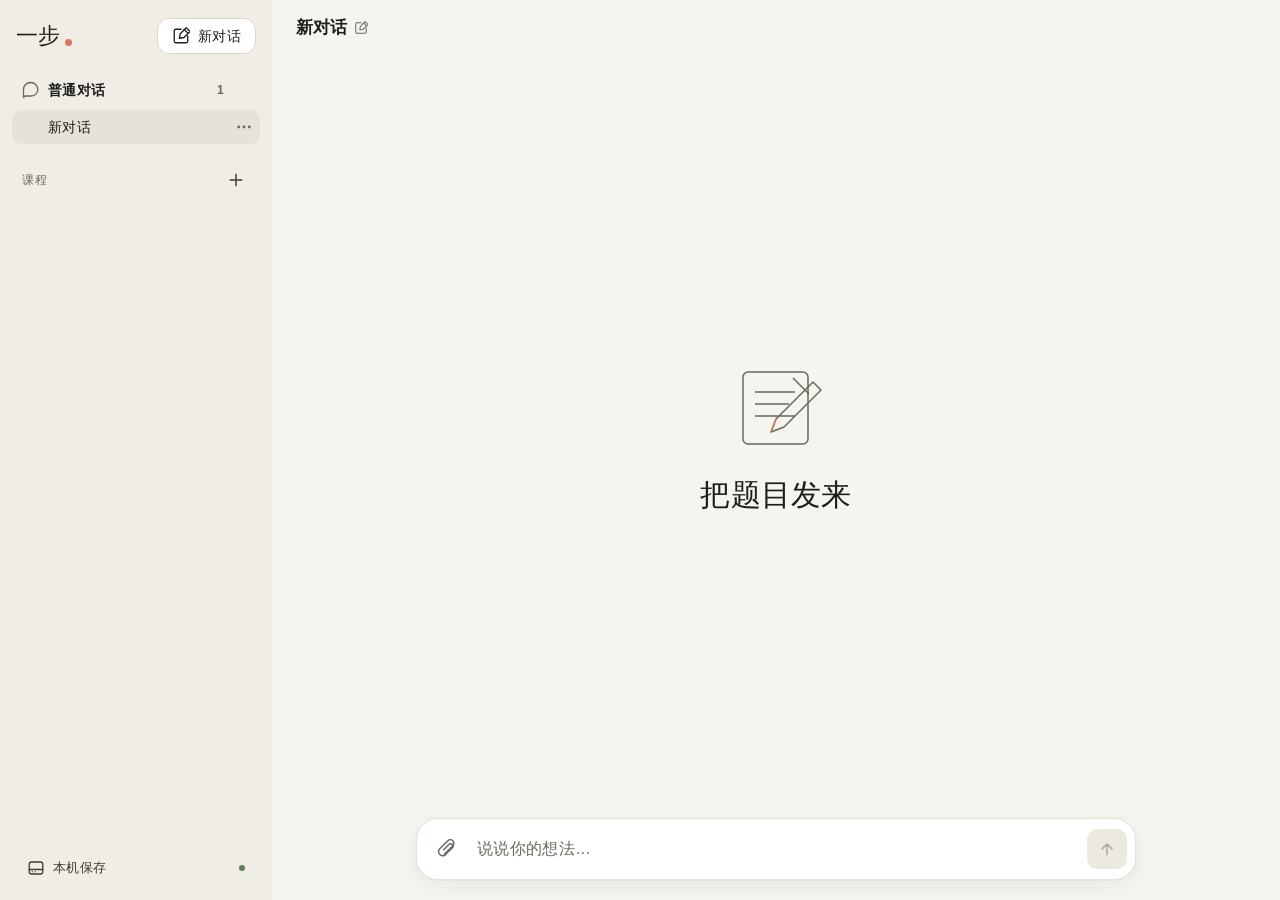
<file: prototype/index.html>
<!doctype html>
<html lang="zh-CN">
<head>
  <meta charset="utf-8"><meta name="viewport" content="width=device-width, initial-scale=1, viewport-fit=cover"><meta name="theme-color" content="#F6F4EF" media="(prefers-color-scheme: light)"><meta name="theme-color" content="#1A1917" media="(prefers-color-scheme: dark)">
  <title>一步 · 从作业开始</title>
  <link rel="icon" href="data:image/svg+xml,%3Csvg xmlns='http://www.w3.org/2000/svg' viewBox='0 0 64 64'%3E%3Crect width='64' height='64' rx='16' fill='%23F6F4EF'/%3E%3Cpath d='M16 34h32' stroke='%23D97757' stroke-width='7' stroke-linecap='round'/%3E%3Ccircle cx='48' cy='20' r='4.5' fill='%23D97757'/%3E%3C/svg%3E">
<link rel="stylesheet" href="vendor/katex/katex.min.css"><link rel="stylesheet" href="workspace.css"><script src="vendor/katex/katex.min.js" defer></script><script src="math-render.js" defer></script><script src="images.js" defer></script><script src="store.js" defer></script><script src="workspace.js" defer></script>
<link rel="stylesheet" href="reply-style.css"><link rel="stylesheet" href="claude-theme.css">
</head>
<body>
  <div class="yb-app">
    <aside class="yb-sidebar" id="sidebar" aria-label="课程与对话">
      <div class="yb-brandrow"><a class="yb-brand" href="#/">一步<span class="yb-brand-mark" aria-hidden="true"></span></a><button class="yb-btn yb-secondary" data-action="new" id="new-chat"></button></div>
      <nav class="yb-navigation" id="navigation"></nav><button class="yb-local yb-btn" data-action="account" id="account"></button>
    </aside>
    <button class="yb-scrim" id="nav-scrim" aria-label="收起课程列表" hidden></button>
    <main class="yb-main">
      <header class="yb-topbar"><button class="yb-btn yb-icon yb-mobile-menu" data-action="menu" aria-label="打开课程列表" aria-expanded="false" aria-controls="sidebar" id="mobile-menu"></button><button class="yb-top-title" id="top-title" type="button"></button><div id="question-jump"></div><nav class="yb-tabs" id="tabs" aria-label="课程内容"></nav></header>
      <div class="yb-stage" id="stage"></div>
    </main>
  </div>
  <div id="popover-root"></div><dialog class="yb-dialog" id="dialog" aria-labelledby="dialog-title"></dialog><div class="yb-toast" id="toast" role="status" hidden></div>
  <input id="file-input" type="file" accept="image/*,.pdf,.ppt,.pptx,.doc,.docx,.txt" multiple hidden>
</body>
</html>
</file>
<file: prototype/workspace.css>
/* 一步 · workspace.css（整份替换 web/workspace.css）
 * 方向：暖奶油纸 + 松绿墨 + 荧光笔黄。全站没有灰蓝；层次靠“纸/白卡/1px 暖线/少量暖棕阴影”，不靠脏灰叠色。
 * 只做浅色（color-scheme: light）。类名与旧版完全一致，workspace.js 的选择器不用改。
 */
:root{
 color-scheme:light;
 /* 表面 */
 --paper:#FFFCF6;--side:#F6F0E2;--surface:#FFFFFF;--sunk:#F3ECDC;--paper-card:#FBF5E6;
 /* 文字 */
 --ink:#221D14;--ink-2:#4A4132;--ink-3:#6F6450;--ink-4:#A79A82;
 /* 线 */
 --line:#E9DFC9;--line-strong:#D5C7A6;--line-hover:#C4B48C;--field:#9A8D72;
 /* 强调：松绿 */
 --accent:#1D6B55;--accent-hover:#175843;--accent-press:#134A39;--accent-soft:#DDEFE6;--accent-ink:#134A39;--on-accent:#FFFFFF;
 /* 荧光笔（重点） */
 --marker:#FFEFB0;--marker-line:#FFE58A;--marker-edge:#F2DA7E;--marker-ink:#2B2200;
 /* 状态 */
 --ok:#1D6B55;--warn:#8F5200;--warn-soft:#FFF0CF;--danger:#B3321F;--danger-hover:#9B2A19;--danger-soft:#FCE6E0;
 --scrim:rgba(34,29,20,.42);--scrim-image:rgba(22,18,10,.86);
 --hover:rgba(60,45,15,.06);--press:rgba(60,45,15,.10);--disabled-bg:#EFE7D3;--disabled-fg:#A79A82;
 /* 字体 */
 --font-ui:-apple-system,BlinkMacSystemFont,"SF Pro Text","PingFang SC","Hiragino Sans GB","Microsoft YaHei UI","Microsoft YaHei","Noto Sans CJK SC","Source Han Sans SC","Segoe UI",Roboto,sans-serif;
 --font-serif:"Iowan Old Style","Palatino Linotype","Songti SC","Noto Serif CJK SC","Source Han Serif SC",SimSun,serif;
 --font-math:"Cambria Math","STIX Two Math","Times New Roman","Songti SC",SimSun,serif;
 /* 布局 */
 --side-w:280px;--col:720px;--bubble-max:520px;--user-max:480px;
 /* 圆角 */
 --r-bubble:18px;--r-tail:6px;--r-card:16px;--r-field:12px;--r-formula:12px;--r-btn:12px;--r-pop:14px;--r-dialog:20px;--r-composer:24px;
 /* 阴影（暖棕，不是灰） */
 --sh-1:0 1px 2px rgba(74,52,20,.06);
 --sh-2:0 2px 4px rgba(74,52,20,.05),0 8px 24px rgba(74,52,20,.08);
 --sh-3:0 4px 8px rgba(74,52,20,.06),0 20px 48px rgba(74,52,20,.16);
 /* 动效 */
 --ease-out:cubic-bezier(.22,1,.36,1);--ease-in:cubic-bezier(.4,0,1,1);--ease-io:cubic-bezier(.37,0,.63,1);
}
*{box-sizing:border-box}
html,body{margin:0;height:100%;overflow:hidden}
body{font:400 16px/26px var(--font-ui);letter-spacing:.02em;color:var(--ink);background:var(--paper);-webkit-font-smoothing:antialiased;text-rendering:optimizeLegibility;-webkit-text-size-adjust:100%}
::selection{background:#BFE3D2;color:var(--ink)}
button,input,textarea{font:inherit;letter-spacing:inherit}
button{cursor:pointer;color:inherit}
button:disabled{cursor:default}
a{color:var(--accent);text-decoration:none}
button,input,textarea,a,summary{-webkit-tap-highlight-color:transparent}
:where(button,a,summary,[tabindex]):focus-visible{outline:2px solid var(--accent);outline-offset:2px}
input:focus-visible,textarea:focus-visible{outline:none}
svg{width:20px;height:20px;flex-shrink:0;vertical-align:middle}
h1,h2,h3,p{margin:0}
h1{font:600 24px/32px var(--font-ui);letter-spacing:.01em}
h2{font:600 17px/26px var(--font-ui);letter-spacing:0}
p{overflow-wrap:anywhere}
small{font-size:13px;line-height:18px;color:var(--ink-3)}
[hidden]{display:none!important}

/* ───── 应用骨架 ───── */
.yb-app{display:flex;height:100dvh}
.yb-sidebar{width:var(--side-w);flex-shrink:0;background:var(--side);border-right:1px solid var(--line);padding:16px 12px 12px;display:flex;flex-direction:column;z-index:30}
.yb-brandrow{height:40px;display:flex;align-items:center;justify-content:space-between;gap:12px;margin:0 4px 16px}
.yb-brand{color:var(--ink);font:700 22px/28px var(--font-ui);letter-spacing:.02em;display:flex;align-items:center;gap:4px}
.yb-brand-mark{width:7px;height:7px;border-radius:50%;background:var(--accent);margin-top:12px}
.yb-navigation{flex:1;overflow-y:auto;scrollbar-width:thin;scrollbar-color:var(--line-strong) transparent;padding-bottom:24px}

/* ───── 按钮 ───── */
.yb-btn{height:36px;display:inline-flex;align-items:center;justify-content:center;gap:8px;padding:0 14px;border:1px solid transparent;border-radius:var(--r-btn);font:500 14px/20px var(--font-ui);letter-spacing:.02em;background:transparent;white-space:nowrap;position:relative;transition:background 120ms linear,border-color 120ms linear,color 120ms linear}
.yb-btn svg{width:18px;height:18px}
.yb-primary{color:var(--on-accent);background:var(--accent)}
.yb-secondary{background:var(--surface);border-color:var(--line-strong);color:var(--ink)}
.yb-ghost{color:var(--ink-2)}
.yb-icon{width:36px;padding:0;color:var(--ink-2)}
.yb-icon svg{width:20px;height:20px}
.yb-brandrow .yb-btn{height:36px;font-size:14px}
.yb-btn:active:not(:disabled):not(.yb-send){background:var(--press)}
.yb-primary:active:not(:disabled){background:var(--accent-press)}
.yb-secondary:active:not(:disabled){background:var(--sunk)}
.yb-btn:disabled{color:var(--disabled-fg);cursor:default}
.yb-primary:disabled{background:var(--disabled-bg)}
.yb-secondary:disabled{background:transparent;border-color:var(--line)}
.yb-btn.is-loading{color:transparent;pointer-events:none}
.yb-btn.is-loading::after{content:"";position:absolute;width:16px;height:16px;border-radius:50%;border:2px solid rgba(255,255,255,.35);border-top-color:#fff;animation:yb-spin 800ms linear infinite}
.yb-secondary.is-loading::after{border-color:var(--line-strong);border-top-color:var(--accent)}
.yb-danger{color:var(--danger)}
.yb-delete{background:var(--danger);color:#fff}
.yb-delete:active:not(:disabled){background:var(--danger-hover)}
@keyframes yb-spin{to{transform:rotate(360deg)}}

/* ───── 侧栏 ───── */
.yb-navrow{display:flex;width:100%;align-items:center;gap:8px;min-height:36px;padding:6px 10px;text-align:left;border:0;background:transparent;border-radius:10px;font-size:14px;line-height:20px;position:relative;color:var(--ink);transition:background 120ms linear}
.yb-navrow:focus-visible{outline-offset:-2px}
.yb-navrow .yb-nav-name{flex:1;min-width:0;overflow:hidden;text-overflow:ellipsis;white-space:nowrap}
.yb-navrow svg{width:18px;height:18px;color:var(--ink-3)}
.yb-navrow:active{background:var(--press)}
.yb-course.selected>.yb-course-heading>.yb-navrow{font-weight:600}
.yb-chevron{transition:transform 240ms var(--ease-io)}
.yb-course.expanded>.yb-course-heading .yb-chevron{transform:rotate(90deg)}
.yb-course-dot{width:8px;height:8px;border-radius:50%;flex-shrink:0}
.yb-count{font-size:12px;line-height:16px;color:var(--ink-3);font-variant-numeric:tabular-nums}
.yb-group-title{display:flex;align-items:center;justify-content:space-between;margin:20px 10px 4px;color:var(--ink-3);font:500 12px/16px var(--font-ui);letter-spacing:.06em}
.yb-group-title button{width:28px;height:28px}
.yb-session-group{overflow:hidden;display:grid;grid-template-rows:0fr;transition:grid-template-rows 240ms var(--ease-io)}
.yb-course.expanded .yb-session-group{grid-template-rows:1fr}
.yb-session-inner{overflow:hidden;min-height:0}
.yb-session{padding-left:36px;min-height:34px;color:var(--ink-2)}
.yb-session.selected{background:var(--accent-soft);color:var(--accent-ink);font-weight:600}
.yb-draft{color:var(--warn);font-size:12px;font-weight:500}
.yb-all{color:var(--ink-3);font-size:13px;padding-left:36px}
.yb-local{width:100%;justify-content:flex-start;height:40px;color:var(--ink-2);font-size:13px;border-color:transparent}
.yb-local svg{width:18px;height:18px}
.yb-save-dot{width:6px;height:6px;background:var(--ok);border-radius:50%;margin-left:auto}
.yb-session-wrap{position:relative}
.yb-session-wrap>.yb-session{padding-right:34px}
.yb-session-more,.yb-course-more{position:absolute;right:2px;top:3px;width:28px;height:28px;color:var(--ink-3)}
.yb-session-more svg,.yb-course-more svg{width:18px;height:18px}
.yb-course-heading{display:flex;align-items:center;min-width:0;position:relative}
.yb-course-heading>.yb-navrow{flex:1;min-width:0;padding-right:36px}
.yb-course-more{top:4px}
.yb-popover .yb-session-more{position:static}
.yb-sidebar-search{display:flex;align-items:center;gap:8px;height:36px;margin:0 2px 8px;padding:0 10px;background:var(--surface);border:1px solid var(--field);border-radius:10px}
.yb-sidebar-search svg{width:16px;height:16px;color:var(--ink-3)}
.yb-sidebar-search input{flex:1;min-width:0;border:0;background:transparent;font-size:14px;color:var(--ink)}
.yb-sidebar-search:focus-within{border-color:var(--accent);box-shadow:0 0 0 3px rgba(29,107,85,.16)}

/* ───── 主区与顶栏 ───── */
.yb-main{flex:1;min-width:0;display:flex;flex-direction:column;background:var(--paper)}
.yb-topbar{height:56px;flex-shrink:0;display:flex;align-items:center;gap:12px;padding:0 24px;border-bottom:1px solid var(--line);background:var(--paper)}
#top-title{display:inline-flex;align-items:center;gap:6px;max-width:min(60%,520px);min-width:0;height:40px;margin-left:-8px;padding:0 8px;background:none;border:0;border-radius:10px;font:600 17px/24px var(--font-ui);letter-spacing:.01em;color:var(--ink);text-align:left;transition:background 120ms linear}
#top-title>span{overflow:hidden;text-overflow:ellipsis;white-space:nowrap}
#top-title>svg{width:14px;height:14px;color:var(--ink-3)}
#top-title:disabled{color:var(--ink);cursor:default}
#top-title:active:not(:disabled){background:var(--press)}
.yb-tabs{display:flex;gap:4px;margin-left:auto;align-self:stretch;position:relative;flex-shrink:0}
.yb-tab{display:flex;gap:6px;align-items:center;padding:0 14px;background:none;border:0;font:500 14px/20px var(--font-ui);color:var(--ink-3);position:relative;z-index:1;transition:color 120ms linear}
.yb-tab svg{width:18px;height:18px}
.yb-tab.active{color:var(--ink);font-weight:600}
.yb-tab-line{position:absolute;height:2px;background:var(--accent);bottom:-1px;left:0;border-radius:2px 2px 0 0;pointer-events:none;transition:width 240ms var(--ease-io),transform 240ms var(--ease-io)}
.yb-mobile-menu{display:none}
.yb-stage{flex:1;min-height:0;position:relative;display:flex;flex-direction:column}

/* ───── 对话 ───── */
.yb-chat{flex:1;min-height:0;display:flex;flex-direction:column;position:relative}
.yb-chat-scroll{flex:1;min-height:0;overflow-y:auto;scrollbar-width:thin;scrollbar-color:var(--line-strong) transparent;overscroll-behavior:contain;overflow-anchor:none}
.yb-messages{width:calc(100% - 64px);max-width:var(--col);margin:0 auto;padding:32px 0 24px;display:flex;flex-direction:column;gap:20px}
.yb-msg{min-width:0;overflow-wrap:break-word}
.yb-user{align-self:flex-end;width:fit-content;max-width:var(--user-max);background:var(--accent);color:var(--on-accent);border-radius:var(--r-bubble) var(--r-bubble) var(--r-tail) var(--r-bubble);padding:10px 16px;font:400 16px/26px var(--font-ui);white-space:pre-wrap}
.yb-user strong{font-weight:650}
.yb-user.yb-image-message{padding:6px;display:flex;flex-direction:column;gap:6px;max-width:min(var(--user-max),90%);white-space:normal}
.yb-user-text{padding:4px 10px 6px;white-space:pre-wrap}
.yb-paper{padding:16px 20px;background:var(--paper-card);border:1px solid var(--line);border-radius:var(--r-card)}
.yb-paper>small{display:block;margin-bottom:8px;letter-spacing:.06em}
.yb-math{font-family:var(--font-math);font-size:17px;line-height:28px;letter-spacing:0}
.yb-formula{font-family:var(--font-math);font-size:18px;line-height:30px;margin:12px 0;padding:12px 18px;background:var(--surface);border:1px solid var(--line);border-radius:var(--r-formula);overflow-x:auto}
.yb-formula .katex-display{margin:0;text-align:left}
.yb-formula .katex-display>.katex{text-align:left;white-space:normal}
.yb-formula .katex{font-size:1.12em}
.yb-msg .katex{font-size:1.06em}
.yb-inline-math{white-space:normal}
.yb-divider{display:flex;align-items:center;gap:16px;color:var(--ink-3);font-size:13px;line-height:20px;margin:4px 0}
.yb-divider::before,.yb-divider::after{content:"";height:1px;background:var(--line);flex:1}
.yb-record-saved{display:flex;align-items:center;gap:12px;border:1px solid var(--line);background:var(--surface);border-radius:var(--r-card);padding:8px 8px 8px 14px;font-size:14px;line-height:20px}
.yb-record-saved>svg{color:var(--ok)}
.yb-record-saved button{margin-left:auto}
.yb-fail{display:flex;align-items:center;gap:12px;align-self:flex-start;max-width:var(--bubble-max);padding:6px 6px 6px 14px;border-radius:var(--r-bubble) var(--r-bubble) var(--r-bubble) var(--r-tail);background:var(--danger-soft);color:var(--danger);font-size:14px;line-height:20px;min-height:44px;animation:yb-fade-in 200ms var(--ease-out)}
.yb-fail.is-stopped{background:var(--sunk);color:var(--ink-2)}
.yb-fail button{margin-left:auto;color:inherit;flex-shrink:0;width:36px;height:36px}
@keyframes yb-fade-in{from{opacity:0}to{opacity:1}}

/* 输入区 */
.yb-composer-area{flex-shrink:0;width:100%;padding:0 32px max(20px,env(safe-area-inset-bottom))}
.yb-composer-column{max-width:var(--col);margin:auto}
.yb-quick{display:flex;gap:8px;margin-bottom:10px;min-height:0}
.yb-quick:empty,.yb-quick:not(:has(*)){display:none}
.yb-chip{display:inline-flex;align-items:center;gap:6px;height:36px;padding:0 14px;border:1px solid var(--line-strong);background:var(--surface);border-radius:999px;font:500 14px/20px var(--font-ui);color:var(--ink);animation:yb-fade-in 180ms var(--ease-out)}
.yb-chip svg{width:16px;height:16px}
.yb-chip:active:not(:disabled){background:var(--sunk)}
.yb-chip:disabled{color:var(--disabled-fg);border-color:var(--line)}
.yb-composer{display:flex;flex-direction:column;align-items:stretch;background:var(--surface);border:1px solid var(--line-strong);border-radius:var(--r-composer);box-shadow:var(--sh-2);padding:8px 8px 8px 10px;transition:border-color 160ms linear,box-shadow 160ms linear}
.yb-composer:focus-within{border-color:var(--accent);box-shadow:var(--sh-2),0 0 0 3px rgba(29,107,85,.16)}
.yb-composer.drag-over{border-color:var(--accent);background:var(--accent-soft)}
.yb-composer-row{display:flex;align-items:flex-end;gap:6px;width:100%}
.yb-composer textarea{flex:1;min-width:0;resize:none;border:0;background:none;color:var(--ink);padding:9px 4px;max-height:160px;line-height:26px;min-height:44px;font-size:16px}
.yb-composer textarea::placeholder{color:var(--ink-3)}
.yb-attach{color:var(--ink-3);width:40px;height:40px;margin-bottom:2px;border-radius:50%}
.yb-send{width:40px;height:40px;margin-bottom:2px;border-radius:50%;background:var(--accent);color:var(--on-accent);padding:0;transition:background 120ms linear,color 120ms linear}
.yb-send:active:not(:disabled){background:var(--accent-press)}
.yb-send:disabled{background:var(--disabled-bg);color:var(--disabled-fg)}
.yb-send[data-mode=stop] svg{width:16px;height:16px}
.yb-send[data-mode=skip]{background:var(--accent-soft);color:var(--accent-ink)}
.yb-send[data-mode=skip]:active{background:#CBE5D8}
.yb-send svg{transition:opacity 120ms linear}
.yb-draft-images{display:flex;gap:12px;padding:6px 4px 8px;overflow-x:auto;align-items:center}
.yb-draft-image{position:relative;flex-shrink:0}
.yb-thumbnail{width:72px;height:72px;display:block;border:1px solid var(--line);padding:0;border-radius:12px;background:var(--sunk);overflow:hidden}
.yb-thumbnail img{height:100%;width:100%;object-fit:contain;display:block}
.yb-remove-image.yb-btn{position:absolute;top:-6px;right:-6px;width:24px;height:24px;border-radius:50%;background:var(--surface);border:1px solid var(--line-strong);box-shadow:var(--sh-1);color:var(--ink)}
.yb-remove-image.yb-btn::after{content:"";position:absolute;inset:-10px}
.yb-remove-image svg{height:12px;width:12px}
.yb-image-loading{width:20px;height:20px;border:2px solid var(--line);border-top-color:var(--accent);border-radius:50%;animation:yb-spin 900ms linear infinite;margin:26px}

/* 回到最新 */
.yb-new-reply{position:absolute;left:50%;transform:translateX(-50%);width:40px;height:40px;padding:0;border-radius:50%;background:var(--surface);border:1px solid var(--line-strong);box-shadow:var(--sh-2);color:var(--ink);animation:yb-fade-in 160ms var(--ease-out)}
.yb-new-reply.has-new::after{content:"";position:absolute;top:2px;right:2px;width:9px;height:9px;border-radius:50%;background:var(--accent);border:2px solid var(--surface)}

/* 空状态 */
.yb-welcome{flex:1;display:flex;flex-direction:column;align-items:center;justify-content:center;padding:40px 24px;text-align:center;min-height:220px}
.yb-welcome h1{font-size:26px;line-height:34px;margin-top:20px}
.yb-illustration{width:120px;height:96px;color:var(--ink-3)}
.yb-empty{display:flex;flex-direction:column;align-items:center;justify-content:center;min-height:300px;text-align:center;gap:16px}
.yb-empty p{font-size:16px;color:var(--ink-2)}

/* ───── 记录 / 资料页 ───── */
.yb-page-scroll{flex:1;min-height:0;overflow-y:auto;scrollbar-width:thin;scrollbar-color:var(--line-strong) transparent}
.yb-page{width:min(var(--col),calc(100% - 64px));margin:32px auto 64px}
.yb-page-heading{display:flex;align-items:center;justify-content:space-between;gap:16px;margin-bottom:24px}
.yb-tools{display:flex;align-items:center;gap:12px;margin-bottom:24px}
.yb-search{display:flex;align-items:center;gap:10px;padding:0 14px;height:44px;background:var(--surface);border:1px solid var(--field);border-radius:var(--r-field);flex:1;min-width:0;transition:border-color 160ms linear,box-shadow 160ms linear}
.yb-search:focus-within{border-color:var(--accent);box-shadow:0 0 0 3px rgba(29,107,85,.16)}
.yb-search svg{width:18px;height:18px;color:var(--ink-3)}
.yb-search input{width:100%;border:0;background:transparent;font-size:16px;color:var(--ink);min-width:0}
.yb-search input::placeholder{color:var(--ink-3)}
.yb-filter-on{background:var(--accent-soft);color:var(--accent-ink)}
.yb-list{display:flex;flex-direction:column;gap:12px}
.yb-card{border:1px solid var(--line);border-radius:var(--r-card);background:var(--surface);padding:20px;text-align:left;width:100%;transition:border-color 120ms linear,background 120ms linear}
.yb-card:is(button):active{background:var(--paper-card)}
.yb-record-row{display:flex;align-items:flex-start;gap:16px}
.yb-record-number{font:500 28px/36px var(--font-serif);color:var(--accent);width:44px;flex-shrink:0;letter-spacing:0}
.yb-record-body{flex:1;min-width:0}
.yb-record-body h2{font-size:17px;line-height:26px}
.yb-record-body>p{color:var(--ink-2);font-size:14px;line-height:24px;margin:8px 0 12px}
.yb-record-meta{display:flex;gap:8px;align-items:center;flex-wrap:wrap}
.yb-tag{font-size:12px;line-height:20px;padding:1px 8px;border-radius:999px;background:var(--sunk);color:var(--ink-2)}
.yb-record-row>.yb-chevron{margin-top:8px;width:18px;height:18px;color:var(--ink-3)}
.yb-back{margin-bottom:16px;margin-left:-10px;color:var(--ink-2)}
.yb-detail-title{margin-bottom:8px}
.yb-detail-meta{display:flex;align-items:center;gap:12px;margin-bottom:24px}
.yb-detail .yb-paper{font-size:17px;line-height:28px;margin-bottom:24px}
.yb-section{margin-top:32px}
.yb-section h2{margin-bottom:12px}
.yb-section p{line-height:28px;color:var(--ink-2);font-size:16px}
.yb-journey{display:flex;flex-direction:column;gap:12px;border-left:2px solid var(--line-strong);margin-left:5px;padding:2px 0 2px 20px}
.yb-journey p{position:relative}
.yb-journey p::before{position:absolute;content:"";width:8px;height:8px;left:-25px;top:10px;background:var(--accent);border:2px solid var(--paper);border-radius:50%}
.yb-quote{border-left:3px solid var(--marker-edge);background:var(--marker);border-radius:0 12px 12px 0;padding:8px 16px;margin-top:12px}
.yb-quote>span{color:var(--warn);font-size:12px;font-weight:500}
.yb-quote p{color:var(--marker-ink);margin-top:2px;font-size:16px}
.yb-fold{border:1px solid var(--line);border-radius:var(--r-card);overflow:hidden;background:var(--surface);margin-top:12px}
.yb-fold>summary{display:flex;gap:10px;align-items:center;cursor:pointer;list-style:none;min-height:52px;padding:14px 16px;font-size:16px;font-weight:500}
.yb-fold>summary::-webkit-details-marker{display:none}
.yb-fold>summary svg:last-child{margin-left:auto;color:var(--ink-3);transition:transform 240ms var(--ease-io)}
.yb-fold[open]>summary svg:last-child{transform:rotate(90deg)}
.yb-fold>summary:focus-visible{outline-offset:-2px}
.yb-fold-body{padding:0 16px 20px;font-size:16px;line-height:28px;overflow:hidden}
.yb-fold-body p+p{margin-top:12px}
.yb-step-list{list-style:none;margin:0;padding:0;counter-reset:steps}
.yb-step-list li{counter-increment:steps;padding:8px 0;display:flex;gap:12px;line-height:26px}
.yb-step-list li::before{content:counter(steps);font-size:13px;line-height:24px;font-weight:600;color:var(--accent-ink);background:var(--accent-soft);width:24px;height:24px;text-align:center;flex-shrink:0;border-radius:50%}
.yb-concepts{display:flex;gap:8px;flex-wrap:wrap;margin-top:16px}
.yb-history{display:flex;flex-direction:column;gap:16px;margin-top:16px}
.yb-file{display:flex;align-items:center;gap:16px}
.yb-file>svg{width:28px;height:28px;color:var(--accent)}
.yb-file div{min-width:0;flex:1}
.yb-file strong{font-weight:500;font-size:16px;display:block;overflow-wrap:anywhere}
.yb-file small{display:block;margin-top:4px}
.yb-file-image{width:64px;height:64px;padding:0;border:1px solid var(--line);border-radius:12px;overflow:hidden;background:var(--sunk);flex-shrink:0}
.yb-file-image img{width:100%;height:100%;object-fit:contain;display:block}
.yb-file>.yb-icon{flex-shrink:0}
.yb-review-question{margin-bottom:24px;font-size:17px;line-height:28px}
.yb-review-actions{display:flex;gap:12px;margin-top:20px}
.yb-muted{font-size:13px;color:var(--ink-3)}
.yb-inline-note{font-size:14px;color:var(--ink-2);margin-bottom:24px}

/* ───── 弹层 ───── */
.yb-popover{position:fixed;z-index:60;background:var(--surface);border:1px solid var(--line);border-radius:var(--r-pop);box-shadow:var(--sh-3);padding:6px;max-height:min(420px,70dvh);overflow-y:auto;width:240px}
.yb-popover .yb-navrow{min-height:40px;font-size:14px;border-radius:10px}
.yb-popover .yb-navrow svg{width:18px;height:18px}
.yb-popover-label{padding:8px 10px;font-size:12px;color:var(--ink-3);letter-spacing:.06em}
.yb-status-row{display:flex;align-items:center;gap:10px;padding:8px 10px;font-size:13px;color:var(--ink-2)}
.yb-status-row svg{width:18px;height:18px;color:var(--ink-3)}
.yb-dialog{color:var(--ink);border:1px solid var(--line);background:var(--surface);border-radius:var(--r-dialog);padding:24px;width:min(400px,calc(100vw - 32px));box-shadow:var(--sh-3)}
.yb-dialog::backdrop{background:var(--scrim)}
.yb-dialog-head{display:flex;align-items:center;justify-content:space-between;margin-bottom:20px}
.yb-dialog-head h2{font:600 20px/28px var(--font-ui);letter-spacing:.01em}
.yb-dialog label{display:block;color:var(--ink-2);font-size:14px;margin-bottom:8px}
.yb-dialog p{font-size:16px;line-height:26px;color:var(--ink-2)}
.yb-textfield{width:100%;height:44px;border:1px solid var(--field);border-radius:var(--r-field);padding:0 14px;color:var(--ink);background:var(--surface);font-size:16px;transition:border-color 160ms linear,box-shadow 160ms linear}
.yb-textfield::placeholder{color:var(--ink-3)}
.yb-textfield:focus{border-color:var(--accent);box-shadow:0 0 0 3px rgba(29,107,85,.16)}
.yb-textfield[aria-invalid=true]{border-color:var(--danger);box-shadow:0 0 0 3px rgba(179,50,31,.14)}
.yb-dialog-actions{margin-top:24px;display:flex;justify-content:flex-end;gap:8px}
.yb-colors{display:flex;gap:10px;margin-top:12px}
.yb-colors button{width:32px;height:32px;border-radius:50%;background:var(--swatch);border:3px solid var(--surface);box-shadow:0 0 0 1px var(--line-strong)}
.yb-colors button[aria-pressed=true]{box-shadow:0 0 0 2px var(--swatch)}
.yb-toast{position:fixed;bottom:112px;left:calc(50% + var(--side-w)/2);transform:translateX(-50%);z-index:80;background:var(--ink);color:#fff;box-shadow:var(--sh-2);border-radius:999px;padding:10px 20px;font-size:14px;line-height:20px;max-width:calc(100vw - 32px);text-align:center}
.yb-scrim{position:fixed;inset:0;background:var(--scrim);border:0;z-index:25}
.yb-visually-hidden{position:absolute;width:1px;height:1px;overflow:hidden;clip-path:inset(50%)}

/* 图片：消息内、预览 */
.yb-sent-images{display:flex;flex-wrap:wrap;gap:6px;min-width:0}
.yb-chat-image{border:0;padding:0;background:var(--surface);border-radius:12px;display:block;max-width:100%;overflow:hidden;cursor:zoom-in}
.yb-chat-image img{max-width:100%;max-height:340px;object-fit:contain;display:block;min-height:40px}
.yb-image-missing{padding:12px;min-width:180px;cursor:default;font-size:13px;color:var(--ink-3)}
.yb-dialog.yb-image-viewer{position:fixed;inset:0;margin:auto;width:fit-content;max-width:calc(100vw - 48px);height:fit-content;max-height:calc(100dvh - 48px);padding:0;border:0;border-radius:var(--r-card);overflow:auto;background:var(--surface)}
.yb-image-viewer::backdrop{background:var(--scrim-image);backdrop-filter:blur(6px)}
.yb-image-viewer .yb-dialog-head{position:fixed;top:max(16px,env(safe-area-inset-top));right:16px;margin:0;z-index:2}
.yb-image-viewer .yb-dialog-head button{width:44px;height:44px;border-radius:50%;background:var(--surface);box-shadow:var(--sh-2);color:var(--ink)}
.yb-full-image{display:block;max-width:calc(100vw - 48px);max-height:calc(100dvh - 48px);object-fit:contain;margin:auto;cursor:zoom-in}
.yb-image-viewer.zoomed{width:calc(100vw - 48px);height:calc(100dvh - 48px)}
.yb-image-viewer.zoomed .yb-full-image{max-width:none;max-height:none;cursor:zoom-out}

/* ───── 悬停（仅桌面指针） ───── */
@media(hover:hover){
 .yb-btn:hover:not(:disabled):not(.yb-primary):not(.yb-send):not(.yb-delete):not(.yb-secondary){background:var(--hover)}
 .yb-primary:hover:not(:disabled){background:var(--accent-hover)}
 .yb-secondary:hover:not(:disabled){border-color:var(--line-hover);background:#FBF7EC}
 .yb-delete:hover:not(:disabled){background:var(--danger-hover)}
 .yb-navrow:hover{background:var(--hover)}
 .yb-session.selected:hover{background:#D3E9DD}
 .yb-session-more:hover,.yb-course-more:hover{color:var(--ink)}
 .yb-tab:hover{color:var(--ink)}
 #top-title:hover:not(:disabled){background:var(--hover)}
 #top-title:hover:not(:disabled)>svg{color:var(--ink)}
 .yb-chip:hover:not(:disabled){border-color:var(--line-hover);background:#FBF7EC}
 .yb-card:is(button):hover{border-color:var(--line-hover)}
 .yb-composer:hover:not(:focus-within){border-color:var(--line-hover)}
 .yb-send:hover:not(:disabled){background:var(--accent-hover)}
 .yb-send[data-mode=skip]:hover{background:#D3E9DD}
 .yb-new-reply:hover{border-color:var(--line-hover)}
 .yb-attach:hover:not(:disabled){background:var(--hover);color:var(--ink)}
 .yb-colors button:hover{box-shadow:0 0 0 2px var(--line-hover)}
}

/* ───── 平板 ───── */
@media(min-width:1600px){:root{--col:760px;--bubble-max:560px}}
@media(min-width:768px) and (max-width:1199px){:root{--side-w:248px;--bubble-max:480px;--user-max:440px}.yb-messages{width:calc(100% - 48px)}.yb-composer-area{padding:0 24px max(20px,env(safe-area-inset-bottom))}.yb-page{width:min(var(--col),calc(100% - 48px))}}

/* ───── 手机网页（402×874 为基准） ───── */
@media(max-width:767px){
 :root{--side-w:min(86vw,320px);--bubble-max:calc(100% - 24px);--user-max:82%}
 body{font-size:16px}
 .yb-sidebar{position:fixed;top:0;bottom:0;left:0;width:var(--side-w);transform:translateX(-100%);padding-top:max(16px,env(safe-area-inset-top));padding-bottom:max(12px,env(safe-area-inset-bottom));visibility:hidden;box-shadow:var(--sh-3)}
 .yb-sidebar.open{transform:translateX(0);visibility:visible}
 .yb-mobile-menu{display:inline-flex;flex-shrink:0}
 .yb-topbar{height:auto;min-height:52px;flex-wrap:wrap;gap:0 4px;padding:4px 8px 0}
 #top-title{flex:1;max-width:none;height:44px;font-size:17px}
 .yb-tabs{width:100%;height:44px;margin:0;justify-content:space-around;gap:0}
 .yb-tab{flex:1;justify-content:center;padding:0 8px;min-width:0}
 .yb-btn.yb-icon{height:44px;width:44px}
 .yb-navigation .yb-navrow{min-height:44px}
 .yb-navigation .yb-session{min-height:44px}
 .yb-group-title button{width:44px;height:44px;margin-right:-10px}
 .yb-session-more,.yb-course-more{width:44px;height:44px;top:0;right:0}
 .yb-session-wrap>.yb-session{padding-right:46px}
 .yb-course-heading>.yb-navrow{padding-right:46px}
 .yb-local{height:44px}
 .yb-messages{width:calc(100% - 32px);padding:24px 0 16px;gap:20px}
 .yb-paper{padding:14px 16px}
 .yb-composer-area{padding:0 12px max(12px,env(safe-area-inset-bottom))}
 .yb-composer{padding:6px 6px 6px 8px;border-radius:24px}
 .yb-composer-row{gap:4px}
 .yb-attach,.yb-send{width:44px;height:44px;margin-bottom:0}
 .yb-composer textarea{padding:10px 4px;min-height:44px}
 .yb-chip{height:44px}
 .yb-thumbnail{width:64px;height:64px}
 .yb-remove-image.yb-btn{width:28px;height:28px;top:-6px;right:-6px}
 .yb-page{width:calc(100% - 32px);margin-top:24px}
 .yb-page-heading{margin-bottom:20px}
 .yb-page-heading .yb-btn,.yb-tools .yb-btn{height:44px}
 .yb-tools .yb-btn{width:44px;padding:0}
 .yb-tools{gap:8px}
 .yb-card{padding:16px}
 .yb-record-row{gap:12px}
 .yb-record-number{width:32px;font-size:24px}
 .yb-record-body>p{font-size:14px;line-height:22px}
 .yb-dialog{position:fixed;bottom:0;top:auto;margin:0;border-radius:var(--r-dialog) var(--r-dialog) 0 0;width:100%;max-width:none;padding:20px 20px max(24px,env(safe-area-inset-bottom))}
 .yb-dialog::before{content:"";display:block;width:36px;height:4px;border-radius:2px;background:var(--line-strong);margin:-8px auto 16px}
 .yb-dialog-actions .yb-btn{height:44px}
 .yb-colors button{width:44px;height:44px;border-width:9px}
 .yb-toast{left:50%;bottom:calc(max(12px,env(safe-area-inset-bottom)) + 84px)}
 .yb-welcome{padding:24px 16px}
 .yb-fold>summary{min-height:56px}
 .yb-review-actions{flex-wrap:wrap}
 .yb-popover{max-width:calc(100vw - 24px)}
 .yb-popover .yb-navrow{min-height:44px}
 .yb-image-viewer .yb-dialog-head{right:12px}
 .yb-dialog.yb-image-viewer{border-radius:var(--r-card)}
 .yb-dialog.yb-image-viewer::before{display:none}
 .keyboard-open .yb-tabs{display:none}
}

/* ───── 减少动态效果 ───── */
@media(prefers-reduced-motion:reduce){
 *,*::before,*::after{scroll-behavior:auto!important;transition-duration:0.01ms!important;animation-duration:0.01ms!important;animation-iteration-count:1!important}
 .yb-btn.is-loading::after,.yb-image-loading{animation:yb-spin 1.6s linear infinite!important;animation-duration:1.6s!important;animation-iteration-count:infinite!important}
}
</file>
<file: prototype/reply-style.css>
/* 一步 · reply-style.css（整份替换 web/reply-style.css 与 ios/WebMath/reply-style.css，两处内容一致）
 * 老师回复 = 若干 .yb-reply-part；每个 part 内一个 .yb-bubble，角色由 is-lead / is-explain / is-ask / is-formula 决定。
 * 变量在网页里来自 workspace.css；在 iOS WebMath 里由 index.html 的 :root 提供同名变量（见 ios/WebMath/index.html）。
 */
.yb-teacher{align-self:flex-start;width:100%;max-width:var(--bubble-max,520px);padding:0;white-space:normal}
.yb-reply-parts{display:flex;flex-direction:column;align-items:flex-start;white-space:normal}

/* 每个 part 是“出现动画”的外壳：用 grid 行高 0fr→1fr 让下方内容被平滑推开，不跳。 */
.yb-reply-part{display:grid;grid-template-rows:1fr;width:100%}
.yb-reply-part[hidden]{display:none!important}
.yb-reply-wrap{min-height:0;min-width:0}
.yb-reply-part+.yb-reply-part>.yb-reply-wrap>.yb-bubble{margin-top:8px}          /* 同一回复内气泡间距 8px（放在外壳内，随外壳一起展开） */
.yb-reply-part[data-state=enter]{grid-template-rows:0fr;opacity:0;transform:translateY(8px)}
.yb-reply-part[data-state=in]{grid-template-rows:1fr;opacity:1;transform:none;transition:grid-template-rows 420ms var(--ease-out,cubic-bezier(.22,1,.36,1)),opacity 420ms var(--ease-out,cubic-bezier(.22,1,.36,1)),transform 420ms var(--ease-out,cubic-bezier(.22,1,.36,1))}
.yb-reply-part[data-state=fade]{opacity:0}
.yb-reply-part[data-state=fade-in]{opacity:1;transition:opacity 200ms linear}
.yb-reply-part[data-state=enter]>.yb-reply-wrap,.yb-reply-part[data-state=in]>.yb-reply-wrap{overflow:hidden}

/* 气泡通用 */
.yb-bubble{box-sizing:border-box;display:block;width:fit-content;max-width:100%;min-height:44px;padding:10px 14px;border-radius:var(--r-bubble,18px) var(--r-bubble,18px) var(--r-bubble,18px) var(--r-tail,6px);background:var(--surface,#fff);border:1px solid var(--line,#E9DFC9);color:var(--ink,#221D14);font:400 1em/1.625 var(--font-ui,inherit);letter-spacing:.02em;overflow-wrap:break-word;white-space:pre-wrap;text-align:left}
.yb-bubble .yb-inline-math{white-space:normal}

/* 角色 1：说明（默认） */
.yb-bubble.is-explain{}

/* 角色 2：重点。只有模型自己加了 **粗体** 且它在回复的首个文字气泡里才会出现；每条回复最多一个 */
.yb-bubble.is-lead{padding:11px 16px;background:var(--marker,#FFEFB0);border-color:var(--marker-edge,#F2DA7E);color:var(--marker-ink,#2B2200);font-size:1.0625em;line-height:1.65;font-weight:600}
.yb-bubble.is-lead strong{font-weight:700;background:none}

/* 角色 3：提问。只有回复的最后一个气泡以问号结尾才会出现；每条回复最多一个 */
.yb-bubble.is-ask{padding:9.5px 13.5px;border:1.5px solid var(--accent,#1D6B55);font-weight:500}

/* 角色 4：公式卡。形状与气泡不同（12px 圆角、左侧 3px 松绿内边线） */
.yb-bubble.is-formula{padding:12px 18px 12px 21px;border-radius:var(--r-formula,12px);box-shadow:inset 3px 0 0 var(--accent,#1D6B55);display:flex;align-items:center;min-height:52px;overflow-x:auto;overflow-y:hidden;white-space:normal;scrollbar-width:thin;scrollbar-color:var(--line-strong,#D5C7A6) transparent;-webkit-overflow-scrolling:touch}
.yb-bubble.is-formula .yb-formula{margin:0;padding:0;border:0;background:none;border-radius:0;overflow:visible;font-size:1em;line-height:1;max-width:none}
.yb-bubble.is-formula .katex{font-size:1.15em}
.yb-bubble.is-formula .katex-display{margin:0;text-align:left}
.yb-bubble.is-formula .katex-display>.katex{white-space:nowrap;text-align:left}

/* 行内重点：荧光笔条（只在 explain/ask 里；lead 已整体高亮） */
.yb-bubble strong{font-weight:650;color:inherit;background:linear-gradient(transparent 58%,var(--marker-line,#FFE58A) 58%,var(--marker-line,#FFE58A) 92%,transparent 92%);padding:0 1px}

/* 等待指示：老师侧一个小气泡，三个点做依次明暗。网络等待与准备下一句共用同一形态。 */
.yb-reply-wait{display:grid;grid-template-rows:0fr;opacity:0;width:100%}
.yb-reply-wait>.yb-reply-wrap{min-height:0;overflow:hidden}
.yb-reply-wait[data-state=in]{grid-template-rows:1fr;opacity:1;transition:grid-template-rows 260ms var(--ease-out,cubic-bezier(.22,1,.36,1)),opacity 260ms var(--ease-out,cubic-bezier(.22,1,.36,1))}
.yb-reply-wait[data-state=out]{grid-template-rows:0fr;opacity:0;transition:grid-template-rows 300ms var(--ease-io,cubic-bezier(.37,0,.63,1)),opacity 140ms linear}
.yb-reply-wait[data-state=static]{grid-template-rows:1fr;opacity:1}
.yb-wait-pill{display:inline-flex;align-items:center;gap:6px;height:32px;padding:0 14px;margin-top:8px;background:var(--surface,#fff);border:1px solid var(--line,#E9DFC9);border-radius:16px 16px 16px 6px}
.yb-wait-pill i{width:6px;height:6px;border-radius:50%;background:var(--accent,#1D6B55);opacity:.4;animation:yb-wave 1500ms var(--ease-io,cubic-bezier(.37,0,.63,1)) infinite}
.yb-wait-pill i:nth-child(2){animation-delay:200ms}
.yb-wait-pill i:nth-child(3){animation-delay:400ms}
@keyframes yb-wave{0%{opacity:.4}30%{opacity:1}60%,100%{opacity:.4}}
/* 网络等待（发送后到首个气泡之前）：300ms 后才淡入，避免快速回复时一闪 */
.yb-net-wait{display:block;width:fit-content;align-self:flex-start;animation:yb-net-in 260ms var(--ease-out,cubic-bezier(.22,1,.36,1)) 300ms both}
.yb-net-wait .yb-wait-pill{margin-top:0}
.yb-net-wait[data-state=out]{animation:none;opacity:0;transition:opacity 140ms linear}
@keyframes yb-net-in{from{opacity:0;transform:translateY(4px)}to{opacity:1;transform:none}}
@media(prefers-reduced-motion:reduce){
 .yb-reply-part[data-state],.yb-reply-wait[data-state]{transition:opacity 200ms linear!important;transform:none!important}
 .yb-reply-part[data-state=enter]{grid-template-rows:1fr}
 .yb-wait-pill i{animation:none;opacity:.7}
 .yb-net-wait{animation:none;opacity:1}
}
</file>
<file: prototype/claude-theme.css>
/* 一步 · claude-theme.css（在 workspace.css、reply-style.css 之后加载）
 * 依据：Claude 聊天产品的公开可见结构规律——暖白底 + 略深侧栏、居中窄阅读列、助手回复无气泡的正文排版、
 * 用户消息为浅色圆角块、大圆角输入框、单一陶土色强调、其余全部中性暖灰。
 * 说明：以下色值/尺寸是“依据我对 Claude 界面的认知所作的设计适配”，不是对 claude.ai 的实测。
 */
:root{
 --paper:#F6F4EF;--side:#EFEDE6;--surface:#FFFFFF;--sunk:#ECE9E0;--paper-card:#FFFFFF;
 --ink:#1F1E1B;--ink-2:#3D3B36;--ink-3:#6B675F;--ink-4:#A19D94;
 --line:#E6E2D9;--line-strong:#DAD6C9;--line-hover:#C7C3B5;--field:#8F8D84;
 --accent:#D97757;--accent-hover:#C9683F;--accent-press:#B85C38;--accent-soft:#F7E6DE;--accent-ink:#8A3F24;--danger:#C8453B;--warn-soft:#FBEFD9;--warn:#8A5A12;--on-accent:#FFFFFF;
 --marker:transparent;--marker-line:transparent;--marker-edge:transparent;--marker-ink:var(--ink);
 --hover:rgba(31,30,29,.05);--press:rgba(31,30,29,.09);--disabled-bg:#ECE9DF;--disabled-fg:#A8A69E;
 --font-ui:-apple-system,BlinkMacSystemFont,"SF Pro Text","PingFang SC","Hiragino Sans GB","Microsoft YaHei UI","Noto Sans CJK SC",sans-serif;
 --font-serif:"Songti SC","Noto Serif CJK SC","Source Han Serif SC",Georgia,"Times New Roman",serif;
 --side-w:272px;--col:720px;--bubble-max:640px;--user-max:520px;
 --r-bubble:16px;--r-composer:22px;--r-card:14px;
 --sh-2:0 1px 2px rgba(31,30,29,.04),0 6px 20px rgba(31,30,29,.06);
 --sh-3:0 4px 8px rgba(31,30,29,.05),0 20px 48px rgba(31,30,29,.14);
 --scrim:rgba(31,30,29,.36);
}
::selection{background:var(--accent-soft);color:var(--ink)}
body{background:var(--paper)}
.yb-sidebar{border-right:0}
.yb-topbar{border-bottom:0;background:var(--paper)}
.yb-brand{font-family:var(--font-serif);font-weight:500;font-size:22px}
.yb-brand-mark{background:var(--accent)}
.yb-course.selected>.yb-course-heading>.yb-navrow{background:transparent;color:var(--ink);font-weight:600}
.yb-session.selected{background:var(--hover);color:var(--ink);font-weight:500}
@media(hover:hover){.yb-navrow:hover{background:var(--hover)}}
.yb-session-inner{padding:2px 0}
/* 用户消息：浅色圆角块，无尾角 */
.yb-user{background:var(--sunk);color:var(--ink);border-radius:var(--r-bubble);padding:10px 16px}
/* 老师回复：无框正文，衬线，宽松行距 */
.yb-bubble{background:none;border:0;border-radius:0;padding:0;min-height:0;font-family:var(--font-serif);font-size:17px;line-height:1.75;color:var(--ink)}
.yb-reply-part+.yb-reply-part>.yb-reply-wrap>.yb-bubble{margin-top:12px}
.yb-bubble.is-lead{padding:0;background:none;border:0;font-weight:600;font-size:1em;color:var(--ink)}
.yb-bubble.is-ask{padding:0 0 0 14px;border:0;border-left:2px solid var(--accent);border-radius:0;font-weight:500}
.yb-bubble strong,.yb-bubble.is-lead strong{background:none;font-weight:650;padding:0}
.yb-bubble.is-formula{padding:12px 16px;background:var(--surface);border:1px solid var(--line);border-radius:12px;box-shadow:none;min-height:0}
/* 等待：三个中性小点，无气泡框 */
.yb-wait-pill{background:none;border:0;padding:0;height:24px;border-radius:0}
.yb-wait-pill i{background:var(--ink-3)}
/* 输入区 */
.yb-composer{border-color:var(--line-strong);border-radius:var(--r-composer);box-shadow:var(--sh-2)}
.yb-composer:focus-within{border-color:var(--line-hover);box-shadow:var(--sh-2),0 0 0 3px rgba(193,95,60,.14)}
.yb-send{border-radius:10px;background:var(--accent)}
.yb-send:disabled{background:var(--disabled-bg);color:var(--disabled-fg)}
.yb-welcome h1{font-family:var(--font-serif);font-weight:400;font-size:30px;line-height:40px}
:where(button,a,summary,[tabindex]):focus-visible{outline-color:var(--accent)}
@media(prefers-reduced-motion:reduce){*{animation-duration:.01ms!important;transition-duration:.01ms!important}}
:root{--ok:#5E7F5A}
.yb-save-dot{background:var(--ok)}

/* 状态规则：每种状态只有一层表现 */
.yb-user,.yb-paper,.yb-composer,.yb-formula{border:.5px solid var(--line)}
.yb-user{border-color:transparent}
.yb-fail{background:var(--warn-soft);color:var(--warn);border:0;border-radius:14px}
.yb-dialog{border-radius:20px}
@media(prefers-color-scheme:dark){:root{
 color-scheme:dark;
 --paper:#1A1917;--side:#211F1C;--surface:#262522;--sunk:#2E2C28;--paper-card:#262522;
 --ink:#F2EFE8;--ink-2:#D8D4CA;--ink-3:#A8A398;--ink-4:#6F6B63;--line:#3A3833;--line-strong:#4A4741;--line-hover:#5A564F;
 --accent:#E08A6C;--accent-soft:#3A2A24;--accent-ink:#F0B29C;--on-accent:#1A1917;--danger:#E5645A;--warn-soft:#3A2F1C;--warn:#E8C27A;
 --hover:rgba(242,239,232,.06);--press:rgba(242,239,232,.10);--disabled-bg:var(--sunk);--disabled-fg:var(--ink-4);--sh-2:none;--scrim:rgba(0,0,0,.55)}}
.yb-composer:focus-within{border-color:var(--line-hover);box-shadow:var(--sh-2),0 0 0 3px var(--hover)}
.yb-sidebar-search:focus-within,.yb-search:focus-within,.yb-textfield:focus{border-color:var(--accent);box-shadow:0 0 0 3px var(--accent-soft)}
.yb-toast{color:var(--paper)}
.yb-send[data-mode=skip]:active{background:var(--accent-soft)}
@media(hover:hover){
 .yb-secondary:hover:not(:disabled),.yb-chip:hover:not(:disabled){background:var(--sunk)}
 .yb-session.selected:hover{background:var(--press)}
 .yb-send[data-mode=skip]:hover{background:var(--accent-soft)}
}
</file>
